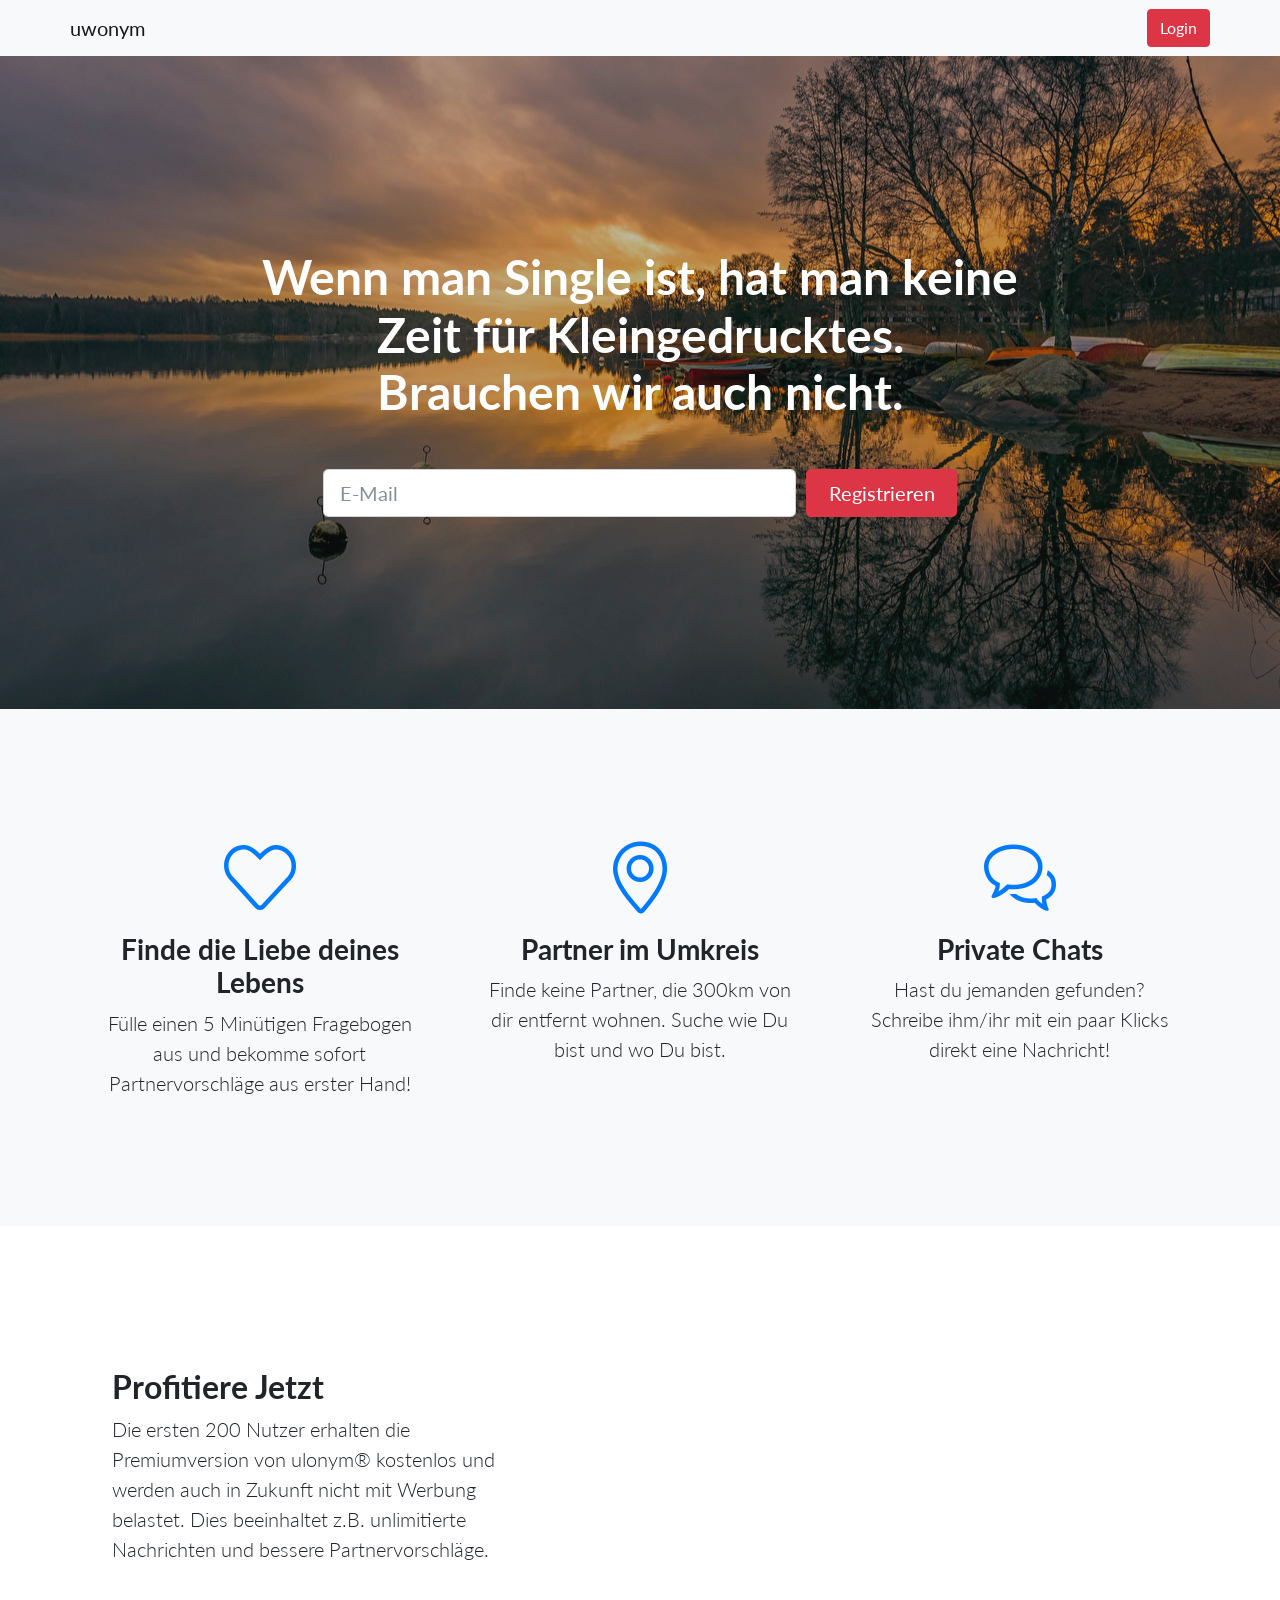
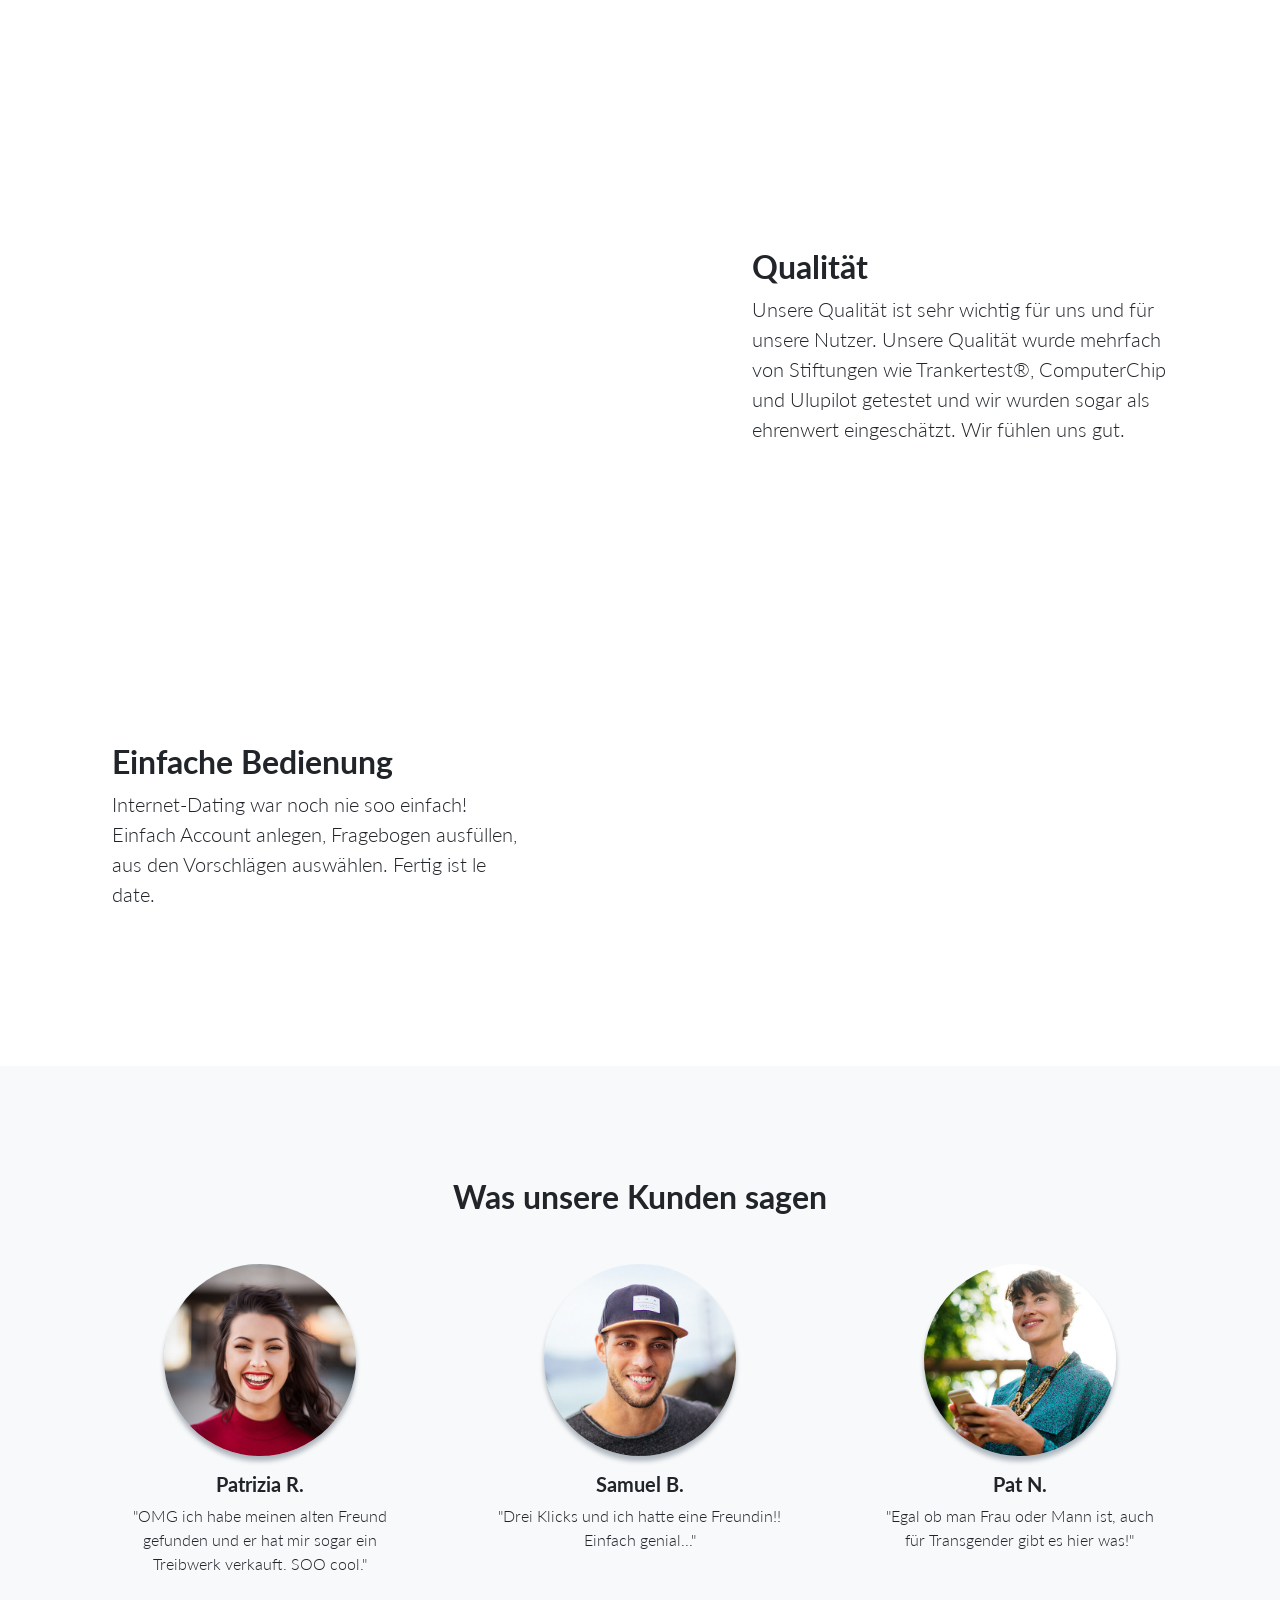
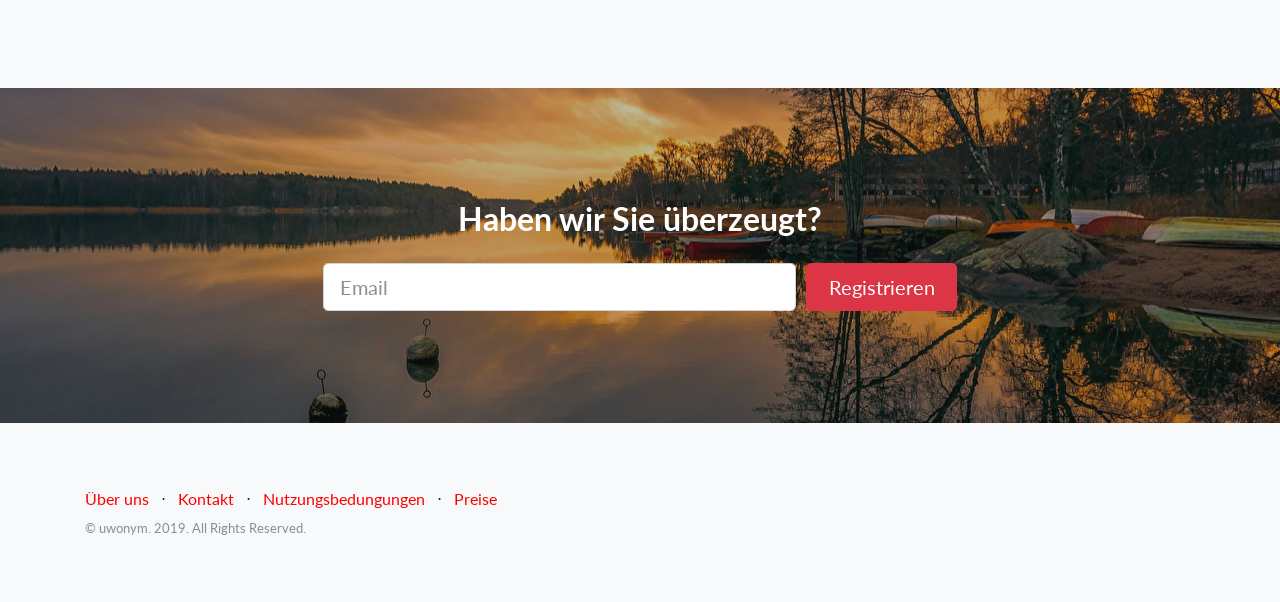
<file: index.html>
<!DOCTYPE html>
<html>

<head>
    <meta charset="utf-8">
    <meta name="viewport" content="width=device-width, initial-scale=1.0, shrink-to-fit=no">
    <title>Home | uwonym</title>
    <meta name="description" content="Für Singles die schnell den perfekten Partner brauchen.">
    <link rel="stylesheet" href="assets/bootstrap/css/bootstrap.min.css">
    <link rel="stylesheet" href="https://fonts.googleapis.com/css?family=Lato:300,400,700,300italic,400italic,700italic">
    <link rel="stylesheet" href="assets/fonts/font-awesome.min.css">
    <link rel="stylesheet" href="assets/fonts/simple-line-icons.min.css">
    <link rel="stylesheet" href="https://cdnjs.cloudflare.com/ajax/libs/animate.css/3.5.2/animate.min.css">
    <script type="text/javascript">window.$crisp=[];window.CRISP_WEBSITE_ID="2df2cc73-08bd-46c3-b993-f5b32c951812";(function(){d=document;s=d.createElement("script");s.src="https://client.crisp.chat/l.js";s.async=1;d.getElementsByTagName("head")[0].appendChild(s);})();</script>
</head>

<body>
    <nav class="navbar navbar-light navbar-expand bg-light navigation-clean">
        <div class="container">
	<a class="navbar-brand" href="#">uwonym</a>
	<button class="navbar-toggler" data-toggle="collapse" data-target="#navcol-1"></button>
            <div class="collapse navbar-collapse" id="navcol-1"><a class="btn btn-danger ml-auto" role="button" href="login.php" >Login</a></div>
        </div>
    </nav>
    <header class="masthead text-white text-center" style="background: url('assets/img/lake.jpg')no-repeat center center;background-size: cover;background-image: url(&quot;assets/img/lake.jpg&quot;);">
        <div class="overlay"></div>
        <div class="container">
            <div class="row">
                <div class="col-xl-9 mx-auto">
                    <h1 class="mb-5">Wenn man Single ist, hat man keine Zeit für Kleingedrucktes.<br>Brauchen wir auch nicht.</h1>
                </div>
                <div class="col-md-10 col-lg-8 col-xl-7 mx-auto">
                    <form method="GET" action="register.php">
                        <div class="form-row">
                            <div class="col-12 col-md-9 mb-2 mb-md-0"><input class="form-control form-control-lg" name="mail" type="email" placeholder="E-Mail"></div>
                            <div class="col-12 col-md-3"><button class="btn btn-danger btn-block btn-lg" type="submit" ">Registrieren</button></div>
                        </div>
                    </form>
                </div>
            </div>
        </div>
    </header>
    <section class="features-icons bg-light text-center">
        <div class="container">
            <div class="row">
                <div class="col-lg-4">
                    <div class="mx-auto features-icons-item mb-5 mb-lg-0 mb-lg-3">
                        <div class="d-flex features-icons-icon"><i class="icon-heart m-auto text-primary" data-bs-hover-animate="pulse"></i></div>
                        <h3>Finde die Liebe deines Lebens</h3>
                        <p class="lead mb-0">Fülle einen 5 Minütigen Fragebogen aus und bekomme sofort Partnervorschläge aus erster Hand!</p>
                    </div>
                </div>
                <div class="col-lg-4">
                    <div class="mx-auto features-icons-item mb-5 mb-lg-0 mb-lg-3">
                        <div class="d-flex features-icons-icon"><i class="icon-location-pin m-auto text-primary" data-bs-hover-animate="pulse"></i></div>
                        <h3>Partner im Umkreis</h3>
                        <p class="lead mb-0">Finde keine Partner, die 300km von dir entfernt wohnen. Suche wie Du bist und wo Du bist.</p>
                    </div>
                </div>
                <div class="col-lg-4">
                    <div class="mx-auto features-icons-item mb-5 mb-lg-0 mb-lg-3">
                        <div class="d-flex features-icons-icon"><i class="icon-bubbles m-auto text-primary" data-bs-hover-animate="pulse"></i></div>
                        <h3>Private Chats</h3>
                        <p class="lead mb-0">Hast du jemanden gefunden? Schreibe ihm/ihr mit ein paar Klicks direkt eine Nachricht!</p>
                    </div>
                </div>
            </div>
        </div>
    </section>
    <section class="showcase">
        <div class="container-fluid p-0">
            <div class="row no-gutters">
                <div class="col-lg-6 order-lg-2 text-white showcase-img" style="background-image: url(&quot;assets/img/profit.jpg&quot;);"><span></span></div>
                <div class="col-lg-6 my-auto order-lg-1 showcase-text">
                    <h2>Profitiere Jetzt</h2>
                    <p class="lead mb-0">Die ersten 200 Nutzer erhalten die Premiumversion von ulonym® kostenlos und werden auch in Zukunft nicht mit Werbung belastet. Dies beeinhaltet z.B. unlimitierte Nachrichten und bessere Partnervorschläge.</p>
                </div>
            </div>
            <div class="row no-gutters">
                <div class="col-lg-6 text-white showcase-img" style="background-image: url(&quot;assets/img/stock1.jpg&quot;);"><span></span></div>
                <div class="col-lg-6 my-auto order-lg-1 showcase-text">
                    <h2>Qualität</h2>
                    <p class="lead mb-0">Unsere Qualität ist sehr wichtig für uns und für unsere Nutzer. Unsere Qualität wurde mehrfach von Stiftungen wie Trankertest®, ComputerChip und Ulupilot getestet und wir wurden sogar als ehrenwert eingeschätzt. Wir fühlen uns gut.</p>
                </div>
            </div>
            <div class="row no-gutters">
                <div class="col-lg-6 order-lg-2 text-white showcase-img" style="background-image: url(&quot;assets/img/dt3.jpg&quot;);"><span></span></div>
                <div class="col-lg-6 my-auto order-lg-1 showcase-text">
                    <h2>Einfache Bedienung</h2>
                    <p class="lead mb-0">Internet-Dating war noch nie soo einfach! Einfach Account anlegen, Fragebogen ausfüllen, aus den Vorschlägen auswählen. Fertig ist le date.</p>
                </div>
            </div>
        </div>
    </section>
    <section class="testimonials text-center bg-light">
        <div class="container">
            <h2 class="mb-5">Was unsere Kunden sagen</h2>
            <div class="row">
                <div class="col-lg-4">
                    <div class="mx-auto testimonial-item mb-5 mb-lg-0"><img class="rounded-circle img-fluid mb-3" src="assets/img/testimonials-1.jpg">
                        <h5>Patrizia R.</h5>
                        <p class="font-weight-light mb-0">"OMG ich habe meinen alten Freund gefunden und er hat mir sogar ein Treibwerk verkauft. SOO cool."</p>
                    </div>
                </div>
                <div class="col-lg-4">
                    <div class="mx-auto testimonial-item mb-5 mb-lg-0"><img class="rounded-circle img-fluid mb-3" src="assets/img/testimonials-2.jpg">
                        <h5>Samuel B.</h5>
                        <p class="font-weight-light mb-0">"Drei Klicks und ich hatte eine Freundin!! Einfach genial..."</p>
                    </div>
                </div>
                <div class="col-lg-4">
                    <div class="mx-auto testimonial-item mb-5 mb-lg-0"><img class="rounded-circle img-fluid mb-3" src="assets/img/testimonials-3.jpg">
                        <h5>Pat N.</h5>
                        <p class="font-weight-light mb-0">"Egal ob man Frau oder Mann ist, auch für Transgender gibt es hier was!"</p>
                    </div>
                </div>
            </div>
        </div>
    </section>
    <section class="call-to-action text-white text-center" style="background: url(&quot;assets/img/lake.jpg&quot;) no-repeat center center;background-size: cover;background-image: url(&quot;assets/img/lake.jpg&quot;);">
        <div class="overlay"></div>
        <div class="container">
            <div class="row">
                <div class="col-xl-9 mx-auto">
                    <h2 class="mb-4">Haben wir Sie überzeugt?</h2>
                </div>
                <div class="col-md-10 col-lg-8 col-xl-7 mx-auto">
                    <form>
                        <div class="form-row">
                            <div class="col-12 col-md-9 mb-2 mb-md-0"><input class="form-control form-control-lg" type="email" placeholder="Email"></div>
                            <div class="col-12 col-md-3"><button class="btn btn-danger btn-block btn-lg" type="submit" onclick="window.location.href='register.php'">Registrieren</button></div>
                        </div>
                    </form>
                </div>
            </div>
        </div>
    </section>
    <footer class="footer bg-light">
        <div class="container">
            <div class="row">
                <div class="col-lg-6 my-auto h-100 text-center text-lg-left">
                    <ul class="list-inline mb-2">
                        <li class="list-inline-item"><a href="about.html" style="color: rgb(255,0,0);">Über uns</a></li>
                        <li class="list-inline-item"><span>⋅</span></li>
                        <li class="list-inline-item"><a href="contact.html" style="color: rgb(255,0,0);">Kontakt</a></li>
                        <li class="list-inline-item"><span>⋅</span></li>
                        <li class="list-inline-item"><a href="terms.html" style="color: rgb(255,0,0);">Nutzungsbedungungen</a></li>
                        <li class="list-inline-item"><span>⋅</span></li>
                        <li class="list-inline-item"><a href="pricing.html" style="color: rgb(255,0,0);">Preise</a></li>
                    </ul>
                    <p class="text-muted small mb-4 mb-lg-0">© uwonym. 2019. All Rights Reserved.</p>
                </div>
                <div class="col-lg-6 my-auto h-100 text-center text-lg-right">

                </div>
            </div>
        </div>
    </footer>
    <script src="assets/js/jquery.min.js"></script>
    <script src="assets/bootstrap/js/bootstrap.min.js"></script>
    <script src="assets/js/bs-animation.js"></script>
</body>

</html>
</file>
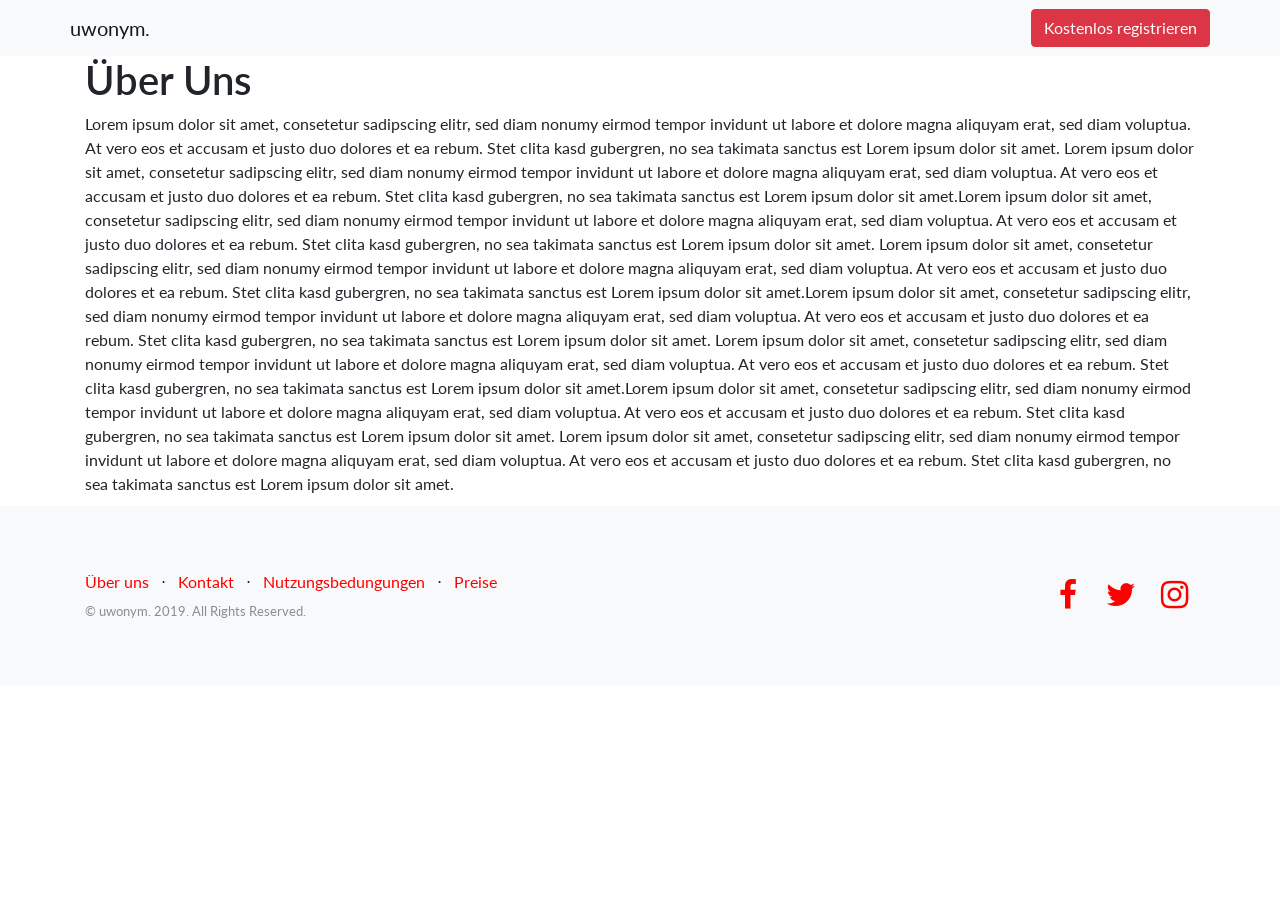
<file: about.html>
<!DOCTYPE html>
<html>

<head>
    <meta charset="utf-8">
    <meta name="viewport" content="width=device-width, initial-scale=1.0, shrink-to-fit=no">
    <title>Home - ulonym.</title>
    <meta name="description" content="Für Singles mit dem UwU">
    <link rel="stylesheet" href="assets/bootstrap/css/bootstrap.min.css">
    <link rel="stylesheet" href="https://fonts.googleapis.com/css?family=Lato:300,400,700,300italic,400italic,700italic">
    <link rel="stylesheet" href="assets/fonts/font-awesome.min.css">
    <link rel="stylesheet" href="assets/fonts/simple-line-icons.min.css">
    <link rel="stylesheet" href="assets/css/Contact-Form-Clean.css">
    <link rel="stylesheet" href="https://cdnjs.cloudflare.com/ajax/libs/animate.css/3.5.2/animate.min.css">
    <link rel="stylesheet" href="https://daneden.github.io/animate.css/animate.min.css">
    <link rel="stylesheet" href="assets/css/Pricing-Tables-1.css">
    <link rel="stylesheet" href="assets/css/Pricing-Tables.css">


</head>

<body>
    <nav class="navbar navbar-light navbar-expand bg-light navigation-clean">
        <div class="container"><a class="navbar-brand" href="#">uwonym.</a><button class="navbar-toggler" data-toggle="collapse" data-target="#navcol-1"></button>
            <div class="collapse navbar-collapse" id="navcol-1"><a class="btn btn-danger ml-auto" role="button" href="#">Kostenlos registrieren</a></div>
        </div>
    </nav>
    <div class="container">
        <h1>Über Uns</h1>
        <p>Lorem ipsum dolor sit amet, consetetur sadipscing elitr, sed diam nonumy eirmod tempor invidunt ut labore et dolore magna aliquyam erat, sed diam voluptua. At vero eos et accusam et justo duo dolores et ea rebum. Stet clita kasd gubergren, no
            sea takimata sanctus est Lorem ipsum dolor sit amet. Lorem ipsum dolor sit amet, consetetur sadipscing elitr, sed diam nonumy eirmod tempor invidunt ut labore et dolore magna aliquyam erat, sed diam voluptua. At vero eos et accusam et justo
            duo dolores et ea rebum. Stet clita kasd gubergren, no sea takimata sanctus est Lorem ipsum dolor sit amet.Lorem ipsum dolor sit amet, consetetur sadipscing elitr, sed diam nonumy eirmod tempor invidunt ut labore et dolore magna aliquyam erat,
            sed diam voluptua. At vero eos et accusam et justo duo dolores et ea rebum. Stet clita kasd gubergren, no sea takimata sanctus est Lorem ipsum dolor sit amet. Lorem ipsum dolor sit amet, consetetur sadipscing elitr, sed diam nonumy eirmod
            tempor invidunt ut labore et dolore magna aliquyam erat, sed diam voluptua. At vero eos et accusam et justo duo dolores et ea rebum. Stet clita kasd gubergren, no sea takimata sanctus est Lorem ipsum dolor sit amet.Lorem ipsum dolor sit amet,
            consetetur sadipscing elitr, sed diam nonumy eirmod tempor invidunt ut labore et dolore magna aliquyam erat, sed diam voluptua. At vero eos et accusam et justo duo dolores et ea rebum. Stet clita kasd gubergren, no sea takimata sanctus est
            Lorem ipsum dolor sit amet. Lorem ipsum dolor sit amet, consetetur sadipscing elitr, sed diam nonumy eirmod tempor invidunt ut labore et dolore magna aliquyam erat, sed diam voluptua. At vero eos et accusam et justo duo dolores et ea rebum.
            Stet clita kasd gubergren, no sea takimata sanctus est Lorem ipsum dolor sit amet.Lorem ipsum dolor sit amet, consetetur sadipscing elitr, sed diam nonumy eirmod tempor invidunt ut labore et dolore magna aliquyam erat, sed diam voluptua. At
            vero eos et accusam et justo duo dolores et ea rebum. Stet clita kasd gubergren, no sea takimata sanctus est Lorem ipsum dolor sit amet. Lorem ipsum dolor sit amet, consetetur sadipscing elitr, sed diam nonumy eirmod tempor invidunt ut labore
            et dolore magna aliquyam erat, sed diam voluptua. At vero eos et accusam et justo duo dolores et ea rebum. Stet clita kasd gubergren, no sea takimata sanctus est Lorem ipsum dolor sit amet.</p>
    </div>
    <footer class="footer bg-light">
        <div class="container">
            <div class="row">
                <div class="col-lg-6 my-auto h-100 text-center text-lg-left">
                    <ul class="list-inline mb-2">
                        <li class="list-inline-item"><a href="#" style="color: rgb(255,0,0);">Über uns</a></li>
                        <li class="list-inline-item"><span>⋅</span></li>
                        <li class="list-inline-item"><a href="#" style="color: rgb(255,0,0);">Kontakt</a></li>
                        <li class="list-inline-item"><span>⋅</span></li>
                        <li class="list-inline-item"><a href="#" style="color: rgb(255,0,0);">Nutzungsbedungungen</a></li>
                        <li class="list-inline-item"><span>⋅</span></li>
                        <li class="list-inline-item"><a href="#" style="color: rgb(255,0,0);">Preise</a></li>
                    </ul>
                    <p class="text-muted small mb-4 mb-lg-0">© uwonym. 2019. All Rights Reserved.</p>
                </div>
                <div class="col-lg-6 my-auto h-100 text-center text-lg-right">
                    <ul class="list-inline mb-0">
                        <li class="list-inline-item"><a href="#"><i class="fa fa-facebook fa-2x fa-fw" style="color: rgb(255,0,0);"></i></a></li>
                        <li class="list-inline-item"><a href="#"><i class="fa fa-twitter fa-2x fa-fw" style="color: rgb(255,0,0);"></i></a></li>
                        <li class="list-inline-item"><a href="#"><i class="fa fa-instagram fa-2x fa-fw" style="color: rgb(255,0,0);"></i></a></li>
                    </ul>
                </div>
            </div>
        </div>
    </footer>
    <script src="assets/js/jquery.min.js"></script>
    <script src="assets/bootstrap/js/bootstrap.min.js"></script>
    <script src="assets/js/bs-animation.js"></script>
    <script src="assets/js/Pricing-Tables-1.js"></script>
    <script src="assets/js/Pricing-Tables.js"></script>
</body>

</html>
</file>
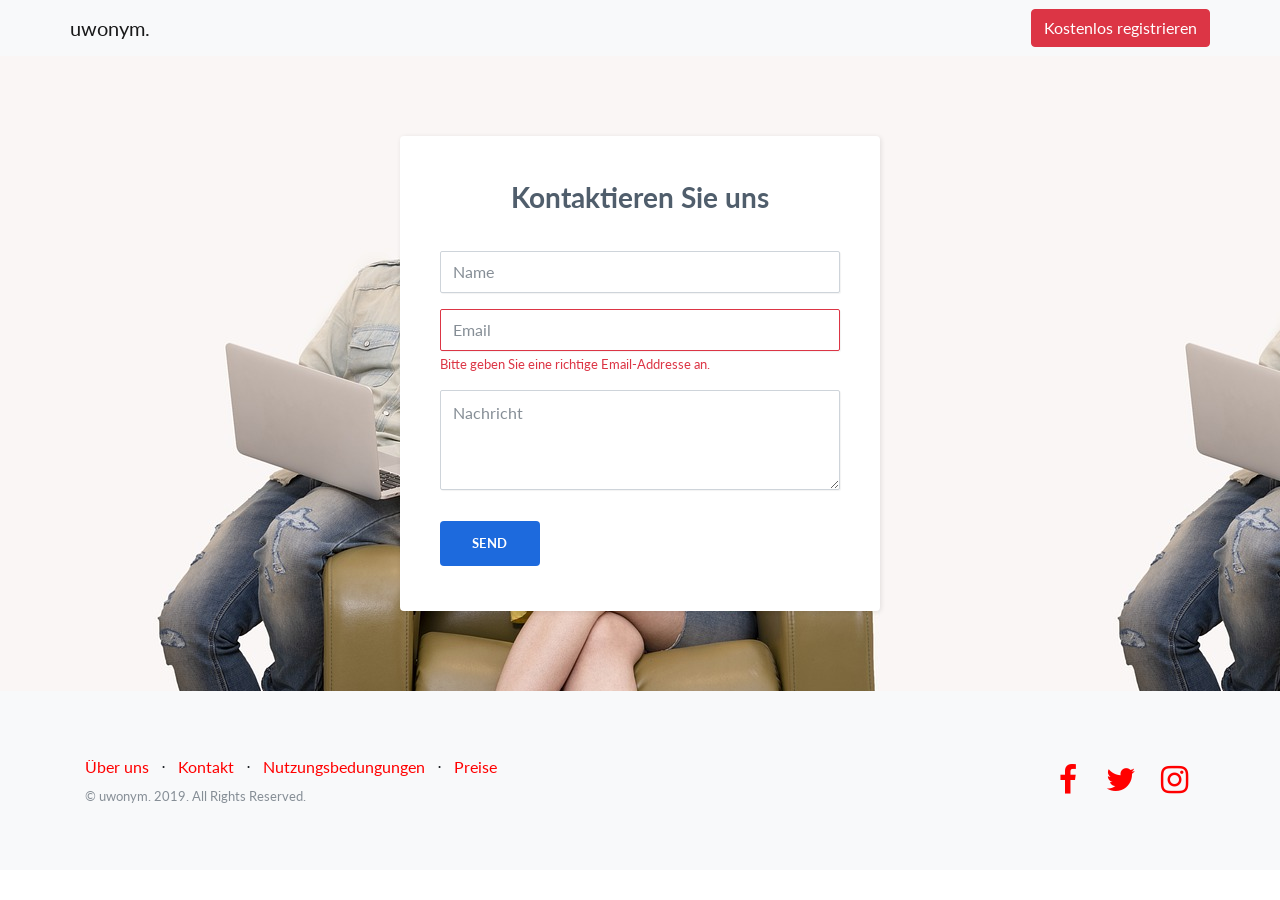
<file: contact.html>
<!DOCTYPE html>
<html>

<head>
    <meta charset="utf-8">
    <meta name="viewport" content="width=device-width, initial-scale=1.0, shrink-to-fit=no">
    <title>Home - ulonym.</title>
    <meta name="description" content="Für Singles mit dem UwU">
    <link rel="stylesheet" href="assets/bootstrap/css/bootstrap.min.css">
    <link rel="stylesheet" href="https://fonts.googleapis.com/css?family=Lato:300,400,700,300italic,400italic,700italic">
    <link rel="stylesheet" href="assets/fonts/font-awesome.min.css">
    <link rel="stylesheet" href="assets/fonts/simple-line-icons.min.css">
    <link rel="stylesheet" href="assets/css/Contact-Form-Clean.css">
    <link rel="stylesheet" href="https://cdnjs.cloudflare.com/ajax/libs/animate.css/3.5.2/animate.min.css">
    <link rel="stylesheet" href="https://daneden.github.io/animate.css/animate.min.css">
    <link rel="stylesheet" href="assets/css/Pricing-Tables-1.css">
    <link rel="stylesheet" href="assets/css/Pricing-Tables.css">


</head>

<body>
    <nav class="navbar navbar-light navbar-expand bg-light navigation-clean">
        <div class="container"><a class="navbar-brand" href="#">uwonym.</a><button class="navbar-toggler" data-toggle="collapse" data-target="#navcol-1"></button>
            <div class="collapse navbar-collapse" id="navcol-1"><a class="btn btn-danger ml-auto" role="button" href="#">Kostenlos registrieren</a></div>
        </div>
    </nav>
    <div class="contact-clean" style="background-image: url(&quot;assets/img/girl-4256567_960_720.jpg&quot;);">
        <form method="post">
            <h2 class="text-center">Kontaktieren Sie uns</h2>
            <div class="form-group"><input class="form-control" type="text" name="name" placeholder="Name"></div>
            <div class="form-group"><input class="form-control is-invalid" type="email" name="email" placeholder="Email"><small class="form-text text-danger">Bitte geben Sie eine richtige Email-Addresse an.</small></div>
            <div class="form-group"><textarea class="form-control" rows="14" name="message" placeholder="Nachricht"></textarea></div>
            <div class="form-group"><button class="btn btn-primary" type="submit">send </button></div>
        </form>
    </div>
    <footer class="footer bg-light">
        <div class="container">
            <div class="row">
                <div class="col-lg-6 my-auto h-100 text-center text-lg-left">
                    <ul class="list-inline mb-2">
                        <li class="list-inline-item"><a href="#" style="color: rgb(255,0,0);">Über uns</a></li>
                        <li class="list-inline-item"><span>⋅</span></li>
                        <li class="list-inline-item"><a href="#" style="color: rgb(255,0,0);">Kontakt</a></li>
                        <li class="list-inline-item"><span>⋅</span></li>
                        <li class="list-inline-item"><a href="#" style="color: rgb(255,0,0);">Nutzungsbedungungen</a></li>
                        <li class="list-inline-item"><span>⋅</span></li>
                        <li class="list-inline-item"><a href="#" style="color: rgb(255,0,0);">Preise</a></li>
                    </ul>
                    <p class="text-muted small mb-4 mb-lg-0">© uwonym. 2019. All Rights Reserved.</p>
                </div>
                <div class="col-lg-6 my-auto h-100 text-center text-lg-right">
                    <ul class="list-inline mb-0">
                        <li class="list-inline-item"><a href="#"><i class="fa fa-facebook fa-2x fa-fw" style="color: rgb(255,0,0);"></i></a></li>
                        <li class="list-inline-item"><a href="#"><i class="fa fa-twitter fa-2x fa-fw" style="color: rgb(255,0,0);"></i></a></li>
                        <li class="list-inline-item"><a href="#"><i class="fa fa-instagram fa-2x fa-fw" style="color: rgb(255,0,0);"></i></a></li>
                    </ul>
                </div>
            </div>
        </div>
    </footer>
    <script src="assets/js/jquery.min.js"></script>
    <script src="assets/bootstrap/js/bootstrap.min.js"></script>
    <script src="assets/js/bs-animation.js"></script>
    <script src="assets/js/Pricing-Tables-1.js"></script>
    <script src="assets/js/Pricing-Tables.js"></script>
</body>

</html>
</file>
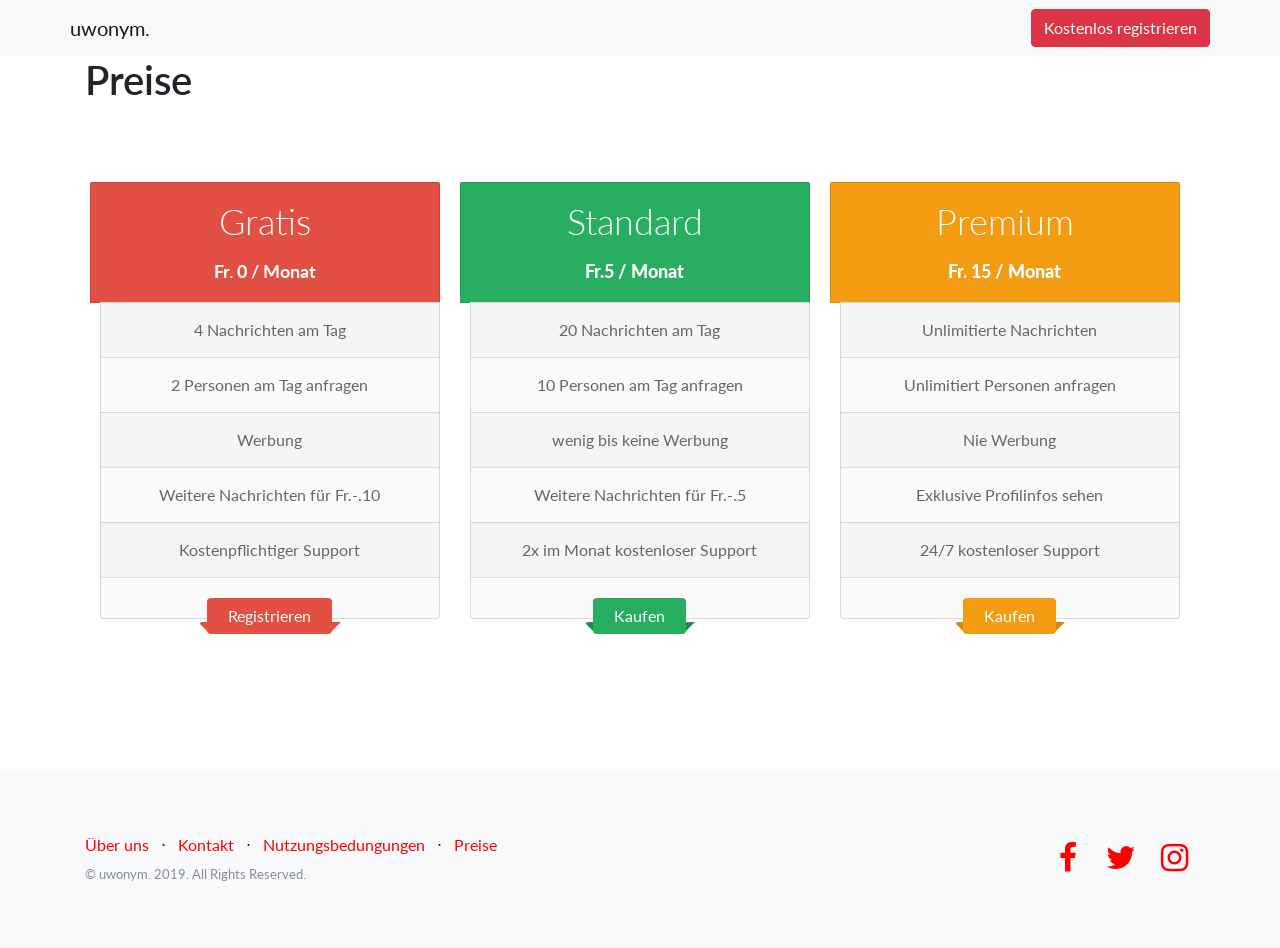
<file: prices.html>
<!DOCTYPE html>
<html>

<head>
    <meta charset="utf-8">
    <meta name="viewport" content="width=device-width, initial-scale=1.0, shrink-to-fit=no">
    <title>Home - ulonym.</title>
    <meta name="description" content="Für Singles mit dem UwU">
    <link rel="stylesheet" href="assets/bootstrap/css/bootstrap.min.css">
    <link rel="stylesheet" href="https://fonts.googleapis.com/css?family=Lato:300,400,700,300italic,400italic,700italic">
    <link rel="stylesheet" href="assets/fonts/font-awesome.min.css">
    <link rel="stylesheet" href="assets/fonts/simple-line-icons.min.css">
    <link rel="stylesheet" href="assets/css/Contact-Form-Clean.css">
    <link rel="stylesheet" href="https://cdnjs.cloudflare.com/ajax/libs/animate.css/3.5.2/animate.min.css">
    <link rel="stylesheet" href="https://daneden.github.io/animate.css/animate.min.css">
    <link rel="stylesheet" href="assets/css/Pricing-Tables-1.css">
    <link rel="stylesheet" href="assets/css/Pricing-Tables.css">


</head>

<body>
    <nav class="navbar navbar-light navbar-expand bg-light navigation-clean">
        <div class="container"><a class="navbar-brand" href="#">uwonym.</a><button class="navbar-toggler" data-toggle="collapse" data-target="#navcol-1"></button>
            <div class="collapse navbar-collapse" id="navcol-1"><a class="btn btn-danger ml-auto" role="button" href="#">Kostenlos registrieren</a></div>
        </div>
    </nav>
    <div class="container">
        <h1>Preise</h1>
        <section class="pricing-table">
            <div class="container">
                <div class="pricing-area text-center">
                    <div class="row">
                        <div class="col-sm-4 plan price red wow fadeInDown">
                            <ul class="list-group">
                                <li class="list-group-item heading">
                                    <h1>Gratis</h1><span class="price">Fr. 0 / Monat</span></li>
                                <li class="list-group-item"><span>4 Nachrichten am Tag</span></li>
                                <li class="list-group-item"><span>2 Personen am Tag anfragen</span></li>
                                <li class="list-group-item"><span>Werbung</span></li>
                                <li class="list-group-item"><span>Weitere Nachrichten für Fr.-.10</span></li>
                                <li class="list-group-item"><span>Kostenpflichtiger Support</span></li>
                                <li class="list-group-item plan-action"><a href="register.html" class="btn">Registrieren</a></li>
                            </ul>
                        </div>
                        <div class="col-sm-4 plan price green wow fadeInDown">
                            <ul class="list-group">
                                <li class="list-group-item heading">
                                    <h1>Standard </h1><span class="price"><strong>Fr.5 / Monat</strong></span></li>
                                <li class="list-group-item"><span>20 Nachrichten am Tag</span></li>
                                <li class="list-group-item"><span>10 Personen am Tag anfragen</span></li>
                                <li class="list-group-item"><span>wenig bis keine Werbung</span></li>
                                <li class="list-group-item"><span>Weitere Nachrichten für Fr.-.5</span></li>
                                <li class="list-group-item"><span>2x im Monat kostenloser Support</span></li>
                                <li class="list-group-item plan-action"><a href="#" class="btn">Kaufen</a></li>
                            </ul>
                        </div>
                        <div class="col-sm-4 plan price yellow wow fadeInDown">
                            <ul class="list-group">
                                <li class="list-group-item heading">
                                    <h1>Premium </h1><span class="price"><strong>Fr. 15 / Monat</strong></span></li>
                                <li class="list-group-item"><span>Unlimitierte Nachrichten</span></li>
                                <li class="list-group-item"><span>Unlimitiert Personen anfragen</span></li>
                                <li class="list-group-item"><span>Nie Werbung</span></li>
                                <li class="list-group-item"><span>Exklusive Profilinfos sehen</span></li>
                                <li class="list-group-item"><span>24/7 kostenloser Support</span></li>
                                <li class="list-group-item plan-action"><a href="#" class="btn">Kaufen</a></li>
                            </ul>
                        </div>
                    </div>
                </div>
            </div>
        </section>
        <p></p>
    </div>
    <footer class="footer bg-light">
        <div class="container">
            <div class="row">
                <div class="col-lg-6 my-auto h-100 text-center text-lg-left">
                    <ul class="list-inline mb-2">
                        <li class="list-inline-item"><a href="#" style="color: rgb(255,0,0);">Über uns</a></li>
                        <li class="list-inline-item"><span>⋅</span></li>
                        <li class="list-inline-item"><a href="#" style="color: rgb(255,0,0);">Kontakt</a></li>
                        <li class="list-inline-item"><span>⋅</span></li>
                        <li class="list-inline-item"><a href="#" style="color: rgb(255,0,0);">Nutzungsbedungungen</a></li>
                        <li class="list-inline-item"><span>⋅</span></li>
                        <li class="list-inline-item"><a href="#" style="color: rgb(255,0,0);">Preise</a></li>
                    </ul>
                    <p class="text-muted small mb-4 mb-lg-0">© uwonym. 2019. All Rights Reserved.</p>
                </div>
                <div class="col-lg-6 my-auto h-100 text-center text-lg-right">
                    <ul class="list-inline mb-0">
                        <li class="list-inline-item"><a href="#"><i class="fa fa-facebook fa-2x fa-fw" style="color: rgb(255,0,0);"></i></a></li>
                        <li class="list-inline-item"><a href="#"><i class="fa fa-twitter fa-2x fa-fw" style="color: rgb(255,0,0);"></i></a></li>
                        <li class="list-inline-item"><a href="#"><i class="fa fa-instagram fa-2x fa-fw" style="color: rgb(255,0,0);"></i></a></li>
                    </ul>
                </div>
            </div>
        </div>
    </footer>
    <script src="assets/js/jquery.min.js"></script>
    <script src="assets/bootstrap/js/bootstrap.min.js"></script>
    <script src="assets/js/bs-animation.js"></script>
    <script src="assets/js/Pricing-Tables-1.js"></script>
    <script src="assets/js/Pricing-Tables.js"></script>
</body>

</html>
</file>
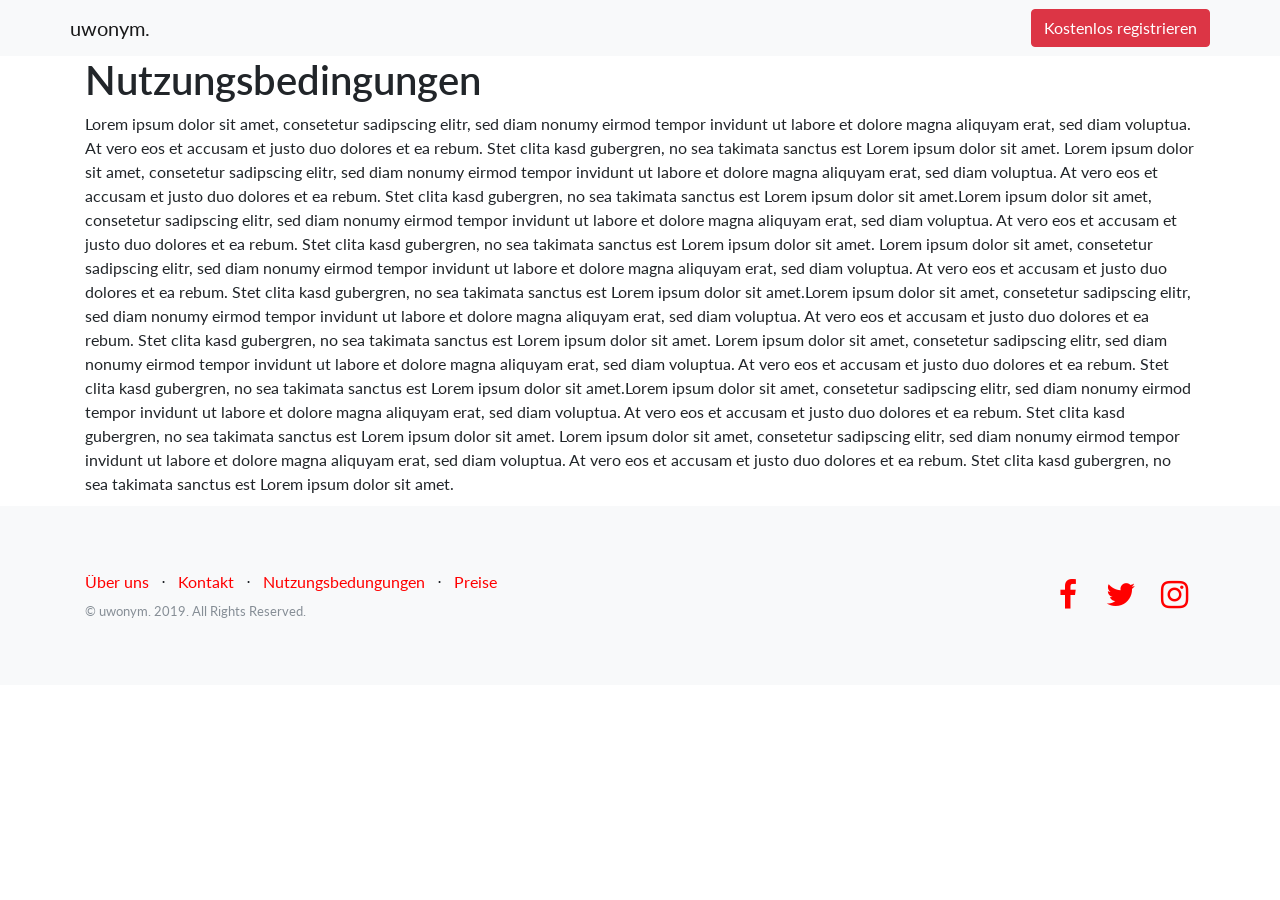
<file: terms.html>
<!DOCTYPE html>
<html>

<head>
    <meta charset="utf-8">
    <meta name="viewport" content="width=device-width, initial-scale=1.0, shrink-to-fit=no">
    <title>Home - Uwonym</title>
    <meta name="description" content="Für Singles mit dem UwU">
    <link rel="stylesheet" href="assets/bootstrap/css/bootstrap.min.css">
    <link rel="stylesheet" href="https://fonts.googleapis.com/css?family=Lato:300,400,700,300italic,400italic,700italic">
    <link rel="stylesheet" href="assets/fonts/font-awesome.min.css">
    <link rel="stylesheet" href="assets/fonts/simple-line-icons.min.css">
    <link rel="stylesheet" href="assets/css/Contact-Form-Clean.css">
    <link rel="stylesheet" href="https://cdnjs.cloudflare.com/ajax/libs/animate.css/3.5.2/animate.min.css">
    <link rel="stylesheet" href="https://daneden.github.io/animate.css/animate.min.css">
    <link rel="stylesheet" href="assets/css/Pricing-Tables-1.css">
    <link rel="stylesheet" href="assets/css/Pricing-Tables.css">


</head>

<body>
    <nav class="navbar navbar-light navbar-expand bg-light navigation-clean">
        <div class="container"><a class="navbar-brand" href="#">uwonym.</a><button class="navbar-toggler" data-toggle="collapse" data-target="#navcol-1"></button>
            <div class="collapse navbar-collapse" id="navcol-1"><a class="btn btn-danger ml-auto" role="button" href="#">Kostenlos registrieren</a></div>
        </div>
    </nav>
    <div class="container">
        <h1>Nutzungsbedingungen</h1>
        <p>Lorem ipsum dolor sit amet, consetetur sadipscing elitr, sed diam nonumy eirmod tempor invidunt ut labore et dolore magna aliquyam erat, sed diam voluptua. At vero eos et accusam et justo duo dolores et ea rebum. Stet clita kasd gubergren, no
            sea takimata sanctus est Lorem ipsum dolor sit amet. Lorem ipsum dolor sit amet, consetetur sadipscing elitr, sed diam nonumy eirmod tempor invidunt ut labore et dolore magna aliquyam erat, sed diam voluptua. At vero eos et accusam et justo
            duo dolores et ea rebum. Stet clita kasd gubergren, no sea takimata sanctus est Lorem ipsum dolor sit amet.Lorem ipsum dolor sit amet, consetetur sadipscing elitr, sed diam nonumy eirmod tempor invidunt ut labore et dolore magna aliquyam erat,
            sed diam voluptua. At vero eos et accusam et justo duo dolores et ea rebum. Stet clita kasd gubergren, no sea takimata sanctus est Lorem ipsum dolor sit amet. Lorem ipsum dolor sit amet, consetetur sadipscing elitr, sed diam nonumy eirmod
            tempor invidunt ut labore et dolore magna aliquyam erat, sed diam voluptua. At vero eos et accusam et justo duo dolores et ea rebum. Stet clita kasd gubergren, no sea takimata sanctus est Lorem ipsum dolor sit amet.Lorem ipsum dolor sit amet,
            consetetur sadipscing elitr, sed diam nonumy eirmod tempor invidunt ut labore et dolore magna aliquyam erat, sed diam voluptua. At vero eos et accusam et justo duo dolores et ea rebum. Stet clita kasd gubergren, no sea takimata sanctus est
            Lorem ipsum dolor sit amet. Lorem ipsum dolor sit amet, consetetur sadipscing elitr, sed diam nonumy eirmod tempor invidunt ut labore et dolore magna aliquyam erat, sed diam voluptua. At vero eos et accusam et justo duo dolores et ea rebum.
            Stet clita kasd gubergren, no sea takimata sanctus est Lorem ipsum dolor sit amet.Lorem ipsum dolor sit amet, consetetur sadipscing elitr, sed diam nonumy eirmod tempor invidunt ut labore et dolore magna aliquyam erat, sed diam voluptua. At
            vero eos et accusam et justo duo dolores et ea rebum. Stet clita kasd gubergren, no sea takimata sanctus est Lorem ipsum dolor sit amet. Lorem ipsum dolor sit amet, consetetur sadipscing elitr, sed diam nonumy eirmod tempor invidunt ut labore
            et dolore magna aliquyam erat, sed diam voluptua. At vero eos et accusam et justo duo dolores et ea rebum. Stet clita kasd gubergren, no sea takimata sanctus est Lorem ipsum dolor sit amet.</p>
    </div>
    <footer class="footer bg-light">
        <div class="container">
            <div class="row">
                <div class="col-lg-6 my-auto h-100 text-center text-lg-left">
                    <ul class="list-inline mb-2">
                        <li class="list-inline-item"><a href="#" style="color: rgb(255,0,0);">Über uns</a></li>
                        <li class="list-inline-item"><span>⋅</span></li>
                        <li class="list-inline-item"><a href="#" style="color: rgb(255,0,0);">Kontakt</a></li>
                        <li class="list-inline-item"><span>⋅</span></li>
                        <li class="list-inline-item"><a href="#" style="color: rgb(255,0,0);">Nutzungsbedungungen</a></li>
                        <li class="list-inline-item"><span>⋅</span></li>
                        <li class="list-inline-item"><a href="#" style="color: rgb(255,0,0);">Preise</a></li>
                    </ul>
                    <p class="text-muted small mb-4 mb-lg-0">© uwonym. 2019. All Rights Reserved.</p>
                </div>
                <div class="col-lg-6 my-auto h-100 text-center text-lg-right">
                    <ul class="list-inline mb-0">
                        <li class="list-inline-item"><a href="#"><i class="fa fa-facebook fa-2x fa-fw" style="color: rgb(255,0,0);"></i></a></li>
                        <li class="list-inline-item"><a href="#"><i class="fa fa-twitter fa-2x fa-fw" style="color: rgb(255,0,0);"></i></a></li>
                        <li class="list-inline-item"><a href="#"><i class="fa fa-instagram fa-2x fa-fw" style="color: rgb(255,0,0);"></i></a></li>
                    </ul>
                </div>
            </div>
        </div>
    </footer>
    <script src="assets/js/jquery.min.js"></script>
    <script src="assets/bootstrap/js/bootstrap.min.js"></script>
    <script src="assets/js/bs-animation.js"></script>
    <script src="assets/js/Pricing-Tables-1.js"></script>
    <script src="assets/js/Pricing-Tables.js"></script>
</body>

</html>
</file>
<file: assets/css/Contact-Form-Clean.css>
.contact-clean {
  background: #f1f7fc;
  padding: 80px 0;
}

@media (max-width:767px) {
  .contact-clean {
    padding: 20px 0;
  }
}

.contact-clean form {
  max-width: 480px;
  width: 90%;
  margin: 0 auto;
  background-color: #ffffff;
  padding: 40px;
  border-radius: 4px;
  color: #505e6c;
  box-shadow: 1px 1px 5px rgba(0,0,0,0.1);
}

@media (max-width:767px) {
  .contact-clean form {
    padding: 30px;
  }
}

.contact-clean h2 {
  margin-top: 5px;
  font-weight: bold;
  font-size: 28px;
  margin-bottom: 36px;
  color: inherit;
}

.contact-clean .form-group:last-child {
  margin-bottom: 5px;
}

.contact-clean form .form-control {
  background: #fff;
  border-radius: 2px;
  box-shadow: 1px 1px 1px rgba(0,0,0,0.05);
  outline: none;
  color: inherit;
  padding-left: 12px;
  height: 42px;
}

.contact-clean form .form-control:focus {
  border: 1px solid #b2b2b2;
}

.contact-clean form textarea.form-control {
  min-height: 100px;
  max-height: 260px;
  padding-top: 10px;
  resize: vertical;
}

.contact-clean form .btn {
  padding: 16px 32px;
  border: none;
  background: none;
  box-shadow: none;
  text-shadow: none;
  opacity: 0.9;
  text-transform: uppercase;
  font-weight: bold;
  font-size: 13px;
  letter-spacing: 0.4px;
  line-height: 1;
  outline: none !important;
}

.contact-clean form .btn:hover {
  opacity: 1;
}

.contact-clean form .btn:active {
  transform: translateY(1px);
}

.contact-clean form .btn-primary {
  background-color: #055ada !important;
  margin-top: 15px;
  color: #fff;
}
</file>
<file: assets/css/Pricing-Tables-1.css>
.pricing-table {
  padding: 70px 0;
}

.center {
  padding-bottom: 55px;
  text-align: center;
}

.center h2 {
  font-size: 36px;
  margin-bottom: 20px;
  margin-top: 0px;
}

h1, h2, h3, h4, h5, h6 {
  /*color: #4e4e4e;*/
  /*font-family: "Open Sans";*/
  font-weight: 600;
}

.lead {
  font-size: 16px;
  font-weight: 400;
  line-height: 24px;
}

.plan {
  margin-bottom: 70px;
  position: relative;
}

.pricing-area ul {
  background: #fafafa;
  margin: 0;
  padding: 0;
}

.pricing-area li {
  background: #fafafa;
}

.pricing-area .heading {
  margin-left: -10px;
  border-radius: 2px 2px 0 0;
  padding: 17px 0;
}

.pricing-area ul li {
  font-size: 16px;
  font-weight: 400;
  list-style: outside none none;
  padding: 15px 0;
  color: #666666;
}

.pricing-area h1, .pricing-area .price {
  font-weight: 300;
  margin-bottom: 15px;
  margin-top: 0;
  font-size: 36px;
  color: #ffffff;
}

.pricing-area h3 {
  color: #ffffff;
}

.pricing-area .price {
  font-size: 18px;
  font-weight: 700;
}

.pricing-area ul li:nth-child(2n) {
  background: #f5f5f5 none repeat scroll 0 0;
}

.plan-action {
  height: 42px;
}

.pricing-area .plan-action .btn::before {
  border-color: #e24f43 transparent transparent;
  border-radius: 5px 0 0;
  border-style: solid;
  border-width: 12px;
  bottom: -13px;
  content: "";
  height: 0;
  left: -10px;
  position: absolute;
  width: 0;
  z-index: -1;
}

.pricing-area .plan-action .btn::after {
  border-color: #e24f43 transparent transparent;
  border-radius: 5px 0 0;
  border-style: solid;
  border-width: 12px;
  bottom: -13px;
  content: "";
  height: 0;
  position: absolute;
  right: -10px;
  width: 0;
  z-index: -1;
}

.pricing-area .price.red .heading, .pricing-area .price.red .plan-action .btn {
  background: #e24f43 none repeat scroll 0 0;
  color: #ffffff;
}

.pricing-area .price.green .heading, .pricing-area .price.green .plan-action .btn {
  background: #27ae60 none repeat scroll 0 0;
  color: #ffffff;
}

.pricing-area .green .plan-action .btn::before, .pricing-area .green .plan-action .btn::after {
  border-color: #1f8c4d transparent transparent;
}

.pricing-area .yellow .plan-action .btn::before, .pricing-area .yellow .plan-action .btn::after {
  border-color: #d4880f transparent transparent;
}

.pricing-area .price.yellow .heading, .pricing-area .price.yellow .plan-action .btn {
  background: #f39c12 none repeat scroll 0 0;
  color: #ffffff;
}

.pricing-area .default .plan-action .btn::before, .pricing-area .default .plan-action .btn::after {
  border-color: #5c5c5c transparent transparent;
}

.pricing-area .price.default .heading, .pricing-area .price.default .plan-action .btn {
  background: #5c5c5c none repeat scroll 0 0;
  color: #ffffff;
}

.pricing-area .plan {
  margin-bottom: 70px;
  position: relative;
}

.pricing-area .plan-action .btn {
  color: #ffffff;
  margin-top: 5px;
  padding: 5px 20px;
  position: relative;
}

.pricing-area img {
  position: absolute;
  right: 15px;
  top: 0;
  z-index: 1;
}
</file>
<file: assets/css/Pricing-Tables.css>
a {
  color: #6d8de1;
}

#footer a:active, a:hover {
  color: #fcf8f8;
  text-decoration: none;
  font-weight: bold;
}

.center {
  padding-bottom: 55px;
  text-align: center;
}

h1, h2, h3, h4, h5, h6 {
  /*color: #4e4e4e;*/
  /*font-family: "Open Sans";*/
  font-weight: 600;
}

.lead {
  font-size: 16px;
  font-weight: 400;
  line-height: 24px;
}

p {
  margin: 0 0 10px;
}

.pricing-table {
  padding: 70px 0;
}

.center {
  padding-bottom: 55px;
  text-align: center;
}

.center h2 {
  font-size: 36px;
  margin-bottom: 20px;
  margin-top: 0px;
}

h1, h2, h3, h4, h5, h6 {
  /*color: #4e4e4e;*/
  /*font-family: "Open Sans";*/
  font-weight: 600;
}

.lead {
  font-size: 16px;
  font-weight: 400;
  line-height: 24px;
}

.plan {
  margin-bottom: 70px;
  position: relative;
}

.pricing-area ul {
  background: #fafafa;
  margin: 0;
  padding: 0;
}

.pricing-area li {
  background: #fafafa;
}

.pricing-area .heading {
  margin-left: -10px;
  border-radius: 2px 2px 0 0;
  padding: 17px 0;
}

.pricing-area ul li {
  font-size: 16px;
  font-weight: 400;
  list-style: outside none none;
  padding: 15px 0;
  color: #666666;
}

.pricing-area h1, .pricing-area .price {
  font-weight: 300;
  margin-bottom: 15px;
  margin-top: 0;
  font-size: 36px;
  color: #ffffff;
}

.pricing-area .price {
  font-size: 18px;
  font-weight: 700;
}

.pricing-area ul li:nth-child(2n) {
  background: #f5f5f5 none repeat scroll 0 0;
}

.plan-action {
  height: 42px;
}

.pricing-area .price.red .heading, .pricing-area .price.red .plan-action .btn {
  background: #e24f43 none repeat scroll 0 0;
  color: #ffffff;
}

.pricing-area .price.green .heading, .pricing-area .price.green .plan-action .btn {
  background: #27ae60 none repeat scroll 0 0;
  color: #ffffff;
}

.pricing-area .price.yellow .heading, .pricing-area .price.yellow .plan-action .btn {
  background: #f39c12 none repeat scroll 0 0;
  color: #ffffff;
}

.pricing-area .price.default .heading, .pricing-area .price.default .plan-action .btn {
  background: #5c5c5c none repeat scroll 0 0;
  color: #ffffff;
}

.pricing-area .plan {
  margin-bottom: 70px;
  position: relative;
}

.pricing-area .plan-action .btn {
  color: #ffffff;
  margin-top: 5px;
  padding: 5px 20px;
  position: relative;
}

.pricing-area img {
  position: absolute;
  right: 15px;
  top: 0;
  z-index: 1;
}
</file>
